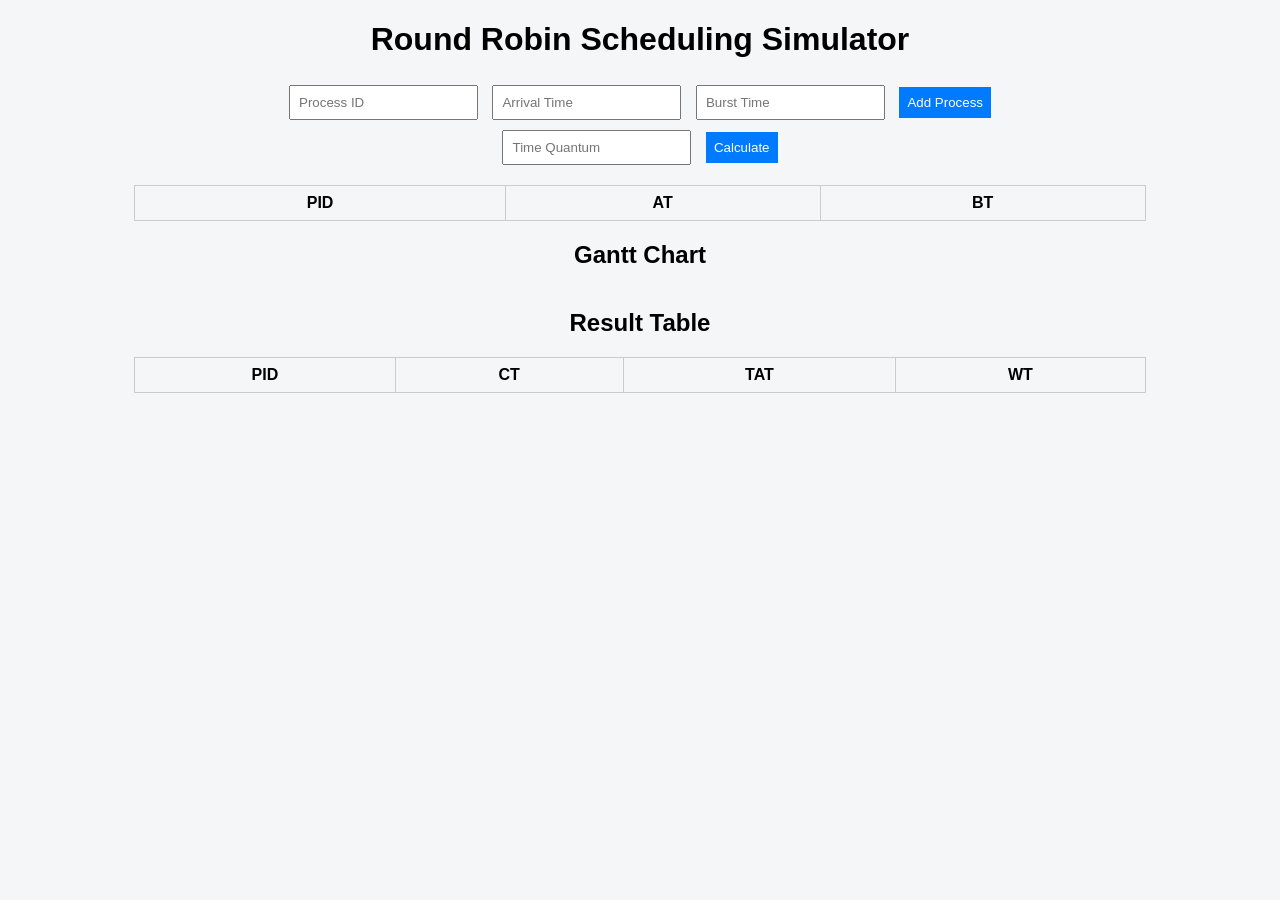
<file: index.html>
<!DOCTYPE html>
<html lang="en">
<head>
    <meta charset="UTF-8">
    <title>Round Robin Scheduling</title>
    <link rel="stylesheet" href="style.css">
</head>
<body>

<h1>Round Robin Scheduling Simulator</h1>

<div class="container">

    <div class="input-box">
        <input type="text" id="pid" placeholder="Process ID">
        <input type="number" id="at" placeholder="Arrival Time">
        <input type="number" id="bt" placeholder="Burst Time">
        <button onclick="addProcess()">Add Process</button>
    </div>

    <div class="quantum-box">
        <input type="number" id="quantum" placeholder="Time Quantum">
        <button onclick="calculateRR()">Calculate</button>
    </div>

    <table id="processTable">
        <tr>
            <th>PID</th>
            <th>AT</th>
            <th>BT</th>
        </tr>
    </table>

    <h2>Gantt Chart</h2>
    <div id="gantt"></div>

    <h2>Result Table</h2>
    <table id="resultTable">
        <tr>
            <th>PID</th>
            <th>CT</th>
            <th>TAT</th>
            <th>WT</th>
        </tr>
    </table>

    <p id="average"></p>

</div>

<script src="script.js"></script>
</body>
</html>
</file>
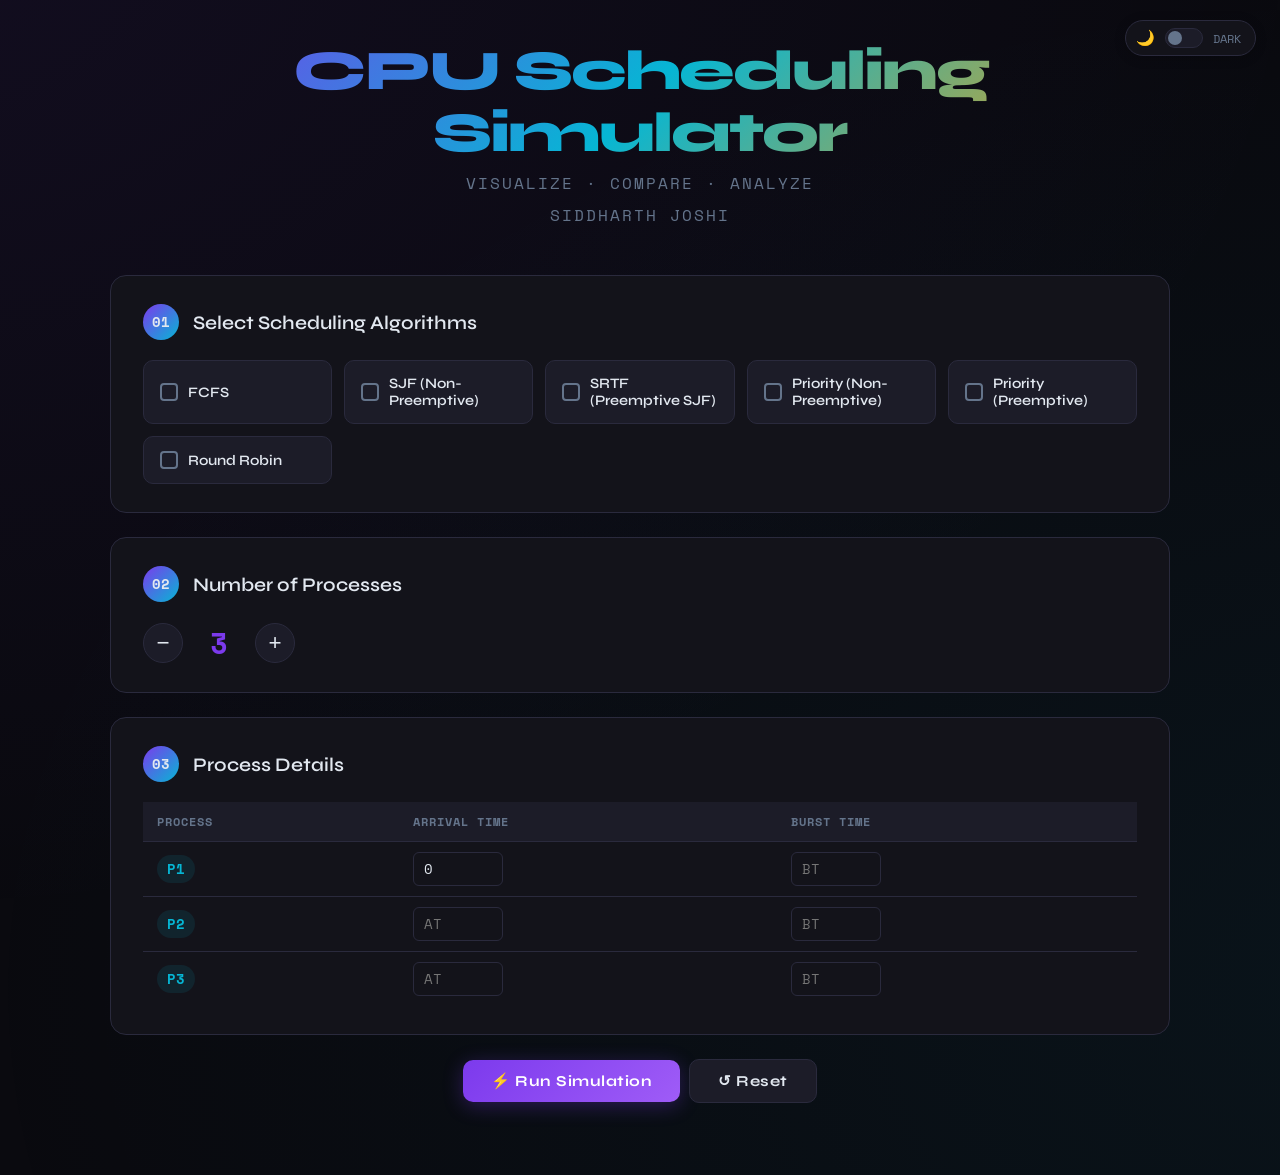
<file: scheduing_algos.html>
<!DOCTYPE html>
<html lang="en">
<head>
<meta charset="UTF-8">
<meta name="viewport" content="width=device-width, initial-scale=1.0">
<title>CPU Scheduling Simulator</title>
<link href="https://fonts.googleapis.com/css2?family=Space+Mono:wght@400;700&family=Syne:wght@400;600;800&display=swap" rel="stylesheet">
<style>
  :root {
    --bg: #0a0a0f;
    --surface: #13131a;
    --surface2: #1c1c28;
    --border: #2a2a3d;
    --accent: #7c3aed;
    --accent2: #06b6d4;
    --accent3: #f59e0b;
    --text: #e2e8f0;
    --muted: #64748b;
    --success: #10b981;
    --danger: #ef4444;
  }

  body.light {
    --bg: #f0f2f8;
    --surface: #ffffff;
    --surface2: #e8ecf4;
    --border: #c8d0e0;
    --accent: #6d28d9;
    --accent2: #0891b2;
    --accent3: #d97706;
    --text: #1e1e2e;
    --muted: #64748b;
  }

  /* Theme Toggle */
  .theme-toggle {
    position: fixed;
    top: 20px;
    right: 24px;
    z-index: 100;
    display: flex;
    align-items: center;
    gap: 10px;
    background: var(--surface);
    border: 1.5px solid var(--border);
    border-radius: 50px;
    padding: 7px 14px 7px 10px;
    cursor: pointer;
    transition: all 0.3s;
    box-shadow: 0 2px 12px rgba(0,0,0,0.2);
    user-select: none;
  }

  .theme-toggle:hover { border-color: var(--accent); }

  .toggle-track {
    width: 38px; height: 20px;
    background: var(--surface2);
    border-radius: 20px;
    border: 1.5px solid var(--border);
    position: relative;
    transition: background 0.3s;
    flex-shrink: 0;
  }

  body.light .toggle-track { background: var(--accent); border-color: var(--accent); }

  .toggle-thumb {
    width: 14px; height: 14px;
    background: var(--muted);
    border-radius: 50%;
    position: absolute;
    top: 2px; left: 2px;
    transition: transform 0.3s, background 0.3s;
  }

  body.light .toggle-thumb { transform: translateX(18px); background: white; }

  .toggle-icon { font-size: 15px; line-height: 1; }
  .toggle-label { font-size: 0.78rem; font-family: 'Space Mono', monospace; color: var(--muted); }

  * { box-sizing: border-box; margin: 0; padding: 0; }

  body {
    font-family: 'Syne', sans-serif;
    background: var(--bg);
    color: var(--text);
    min-height: 100vh;
    overflow-x: hidden;
  }

  body::before {
    content: '';
    position: fixed;
    top: -50%;
    left: -50%;
    width: 200%;
    height: 200%;
    background: radial-gradient(ellipse at 20% 20%, rgba(124,58,237,0.08) 0%, transparent 50%),
                radial-gradient(ellipse at 80% 80%, rgba(6,182,212,0.06) 0%, transparent 50%);
    pointer-events: none;
    z-index: 0;
  }

  .wrapper {
    position: relative;
    z-index: 1;
    max-width: 1100px;
    margin: 0 auto;
    padding: 40px 20px;
  }

  header {
    text-align: center;
    margin-bottom: 48px;
  }

  header h1 {
    font-size: clamp(2rem, 5vw, 3.5rem);
    font-weight: 800;
    letter-spacing: -2px;
    background: linear-gradient(135deg, #7c3aed, #06b6d4, #f59e0b);
    -webkit-background-clip: text;
    -webkit-text-fill-color: transparent;
    background-clip: text;
    line-height: 1.1;
  }

  header p {
    color: var(--muted);
    font-size: 1rem;
    margin-top: 8px;
    font-family: 'Space Mono', monospace;
    letter-spacing: 2px;
    text-transform: uppercase;
  }

  .step {
    background: var(--surface);
    border: 1px solid var(--border);
    border-radius: 16px;
    padding: 28px 32px;
    margin-bottom: 24px;
    transition: border-color 0.3s;
  }

  .step:hover { border-color: var(--accent); }

  .step-header {
    display: flex;
    align-items: center;
    gap: 14px;
    margin-bottom: 20px;
  }

  .step-num {
    width: 36px; height: 36px;
    background: linear-gradient(135deg, var(--accent), var(--accent2));
    border-radius: 50%;
    display: flex; align-items: center; justify-content: center;
    font-weight: 700;
    font-size: 0.85rem;
    flex-shrink: 0;
    font-family: 'Space Mono', monospace;
  }

  .step h2 {
    font-size: 1.2rem;
    font-weight: 600;
    color: var(--text);
  }

  /* Checkboxes */
  .algo-grid {
    display: grid;
    grid-template-columns: repeat(auto-fill, minmax(180px, 1fr));
    gap: 12px;
  }

  .algo-card {
    background: var(--surface2);
    border: 1.5px solid var(--border);
    border-radius: 10px;
    padding: 14px 16px;
    cursor: pointer;
    transition: all 0.2s;
    display: flex;
    align-items: center;
    gap: 10px;
    user-select: none;
  }

  .algo-card:hover { border-color: var(--accent); background: rgba(124,58,237,0.1); }
  .algo-card.selected { border-color: var(--accent); background: rgba(124,58,237,0.18); }

  .algo-card input[type="checkbox"] { display: none; }

  .check-box {
    width: 18px; height: 18px;
    border: 2px solid var(--muted);
    border-radius: 4px;
    flex-shrink: 0;
    transition: all 0.2s;
    display: flex; align-items: center; justify-content: center;
  }

  .algo-card.selected .check-box {
    background: var(--accent);
    border-color: var(--accent);
  }

  .algo-card.selected .check-box::after {
    content: '✓';
    color: white;
    font-size: 11px;
    font-weight: 700;
  }

  .algo-label { font-size: 0.9rem; font-weight: 600; }

  /* Priority options */
  .radio-group {
    display: flex;
    gap: 12px;
    flex-wrap: wrap;
    margin-top: 4px;
  }

  .radio-option {
    display: flex;
    align-items: center;
    gap: 8px;
    background: var(--surface2);
    border: 1.5px solid var(--border);
    border-radius: 8px;
    padding: 10px 16px;
    cursor: pointer;
    transition: all 0.2s;
    user-select: none;
  }

  .radio-option input { display: none; }
  .radio-option.selected { border-color: var(--accent2); background: rgba(6,182,212,0.15); }

  .radio-dot {
    width: 14px; height: 14px;
    border: 2px solid var(--muted);
    border-radius: 50%;
    transition: all 0.2s;
  }

  .radio-option.selected .radio-dot {
    border-color: var(--accent2);
    background: var(--accent2);
    box-shadow: 0 0 0 3px rgba(6,182,212,0.2);
  }

  /* Process count */
  .count-control {
    display: flex;
    align-items: center;
    gap: 16px;
  }

  .count-btn {
    width: 40px; height: 40px;
    border-radius: 50%;
    border: 1.5px solid var(--border);
    background: var(--surface2);
    color: var(--text);
    font-size: 1.4rem;
    cursor: pointer;
    transition: all 0.2s;
    display: flex; align-items: center; justify-content: center;
  }

  .count-btn:hover { border-color: var(--accent); color: var(--accent); }

  .count-display {
    font-family: 'Space Mono', monospace;
    font-size: 1.8rem;
    font-weight: 700;
    color: var(--accent);
    min-width: 40px;
    text-align: center;
  }

  /* Process table */
  .proc-table {
    width: 100%;
    border-collapse: collapse;
    font-size: 0.9rem;
  }

  .proc-table th {
    background: var(--surface2);
    padding: 10px 14px;
    text-align: left;
    color: var(--muted);
    font-family: 'Space Mono', monospace;
    font-size: 0.78rem;
    text-transform: uppercase;
    letter-spacing: 1px;
    border-bottom: 1px solid var(--border);
  }

  .proc-table td {
    padding: 10px 14px;
    border-bottom: 1px solid var(--border);
  }

  .proc-table tr:last-child td { border-bottom: none; }

  .proc-table input {
    background: transparent;
    border: 1px solid var(--border);
    border-radius: 6px;
    color: var(--text);
    padding: 6px 10px;
    width: 90px;
    font-family: 'Space Mono', monospace;
    font-size: 0.85rem;
    transition: border-color 0.2s;
  }

  .proc-table input:focus {
    outline: none;
    border-color: var(--accent);
  }

  .pid-badge {
    font-family: 'Space Mono', monospace;
    font-weight: 700;
    font-size: 0.85rem;
    color: var(--accent2);
    background: rgba(6,182,212,0.1);
    padding: 4px 10px;
    border-radius: 20px;
    display: inline-block;
  }

  /* Quantum input */
  .quantum-row {
    display: flex;
    align-items: center;
    gap: 16px;
    flex-wrap: wrap;
  }

  .quantum-row label {
    font-weight: 600;
    color: var(--muted);
    font-size: 0.9rem;
  }

  .quantum-row input {
    background: var(--surface2);
    border: 1.5px solid var(--border);
    border-radius: 8px;
    color: var(--text);
    padding: 10px 16px;
    font-family: 'Space Mono', monospace;
    font-size: 1rem;
    width: 120px;
    transition: border-color 0.2s;
  }

  .quantum-row input:focus { outline: none; border-color: var(--accent); }

  /* Buttons */
  .btn {
    padding: 12px 28px;
    border-radius: 10px;
    border: none;
    font-family: 'Syne', sans-serif;
    font-weight: 700;
    font-size: 0.95rem;
    cursor: pointer;
    transition: all 0.2s;
    letter-spacing: 0.5px;
  }

  .btn-primary {
    background: linear-gradient(135deg, var(--accent), #9f5cf7);
    color: white;
    box-shadow: 0 4px 20px rgba(124,58,237,0.3);
  }

  .btn-primary:hover {
    transform: translateY(-2px);
    box-shadow: 0 8px 30px rgba(124,58,237,0.4);
  }

  .btn-accent2 {
    background: linear-gradient(135deg, var(--accent2), #0891b2);
    color: white;
    box-shadow: 0 4px 20px rgba(6,182,212,0.3);
  }

  .btn-accent2:hover {
    transform: translateY(-2px);
    box-shadow: 0 8px 30px rgba(6,182,212,0.4);
  }

  /* Results section */
  #results { margin-top: 32px; }

  .algo-result {
    background: var(--surface);
    border: 1px solid var(--border);
    border-radius: 16px;
    padding: 28px 32px;
    margin-bottom: 32px;
    animation: fadeIn 0.5s ease;
  }

  @keyframes fadeIn {
    from { opacity: 0; transform: translateY(20px); }
    to { opacity: 1; transform: translateY(0); }
  }

  .algo-result h3 {
    font-size: 1.3rem;
    font-weight: 800;
    margin-bottom: 20px;
    display: flex;
    align-items: center;
    gap: 10px;
  }

  .algo-tag {
    font-size: 0.7rem;
    font-family: 'Space Mono', monospace;
    padding: 3px 10px;
    border-radius: 20px;
    background: rgba(124,58,237,0.2);
    color: var(--accent);
    border: 1px solid rgba(124,58,237,0.3);
    letter-spacing: 1px;
    text-transform: uppercase;
  }

  /* Gantt Chart */
  .gantt-label {
    font-family: 'Space Mono', monospace;
    font-size: 0.75rem;
    text-transform: uppercase;
    letter-spacing: 1px;
    color: var(--muted);
    margin-bottom: 10px;
  }

  .gantt-chart {
    overflow-x: auto;
    padding-bottom: 8px;
  }

  .gantt-inner {
    display: flex;
    align-items: flex-end;
    min-width: max-content;
    gap: 0;
  }

  .gantt-block {
    display: flex;
    flex-direction: column;
    align-items: center;
  }

  .gantt-bar {
    padding: 10px 16px;
    font-weight: 700;
    font-family: 'Space Mono', monospace;
    font-size: 0.85rem;
    color: white;
    min-width: 52px;
    text-align: center;
    position: relative;
    border-right: 2px solid var(--bg);
    cursor: default;
    transition: filter 0.2s;
  }

  .gantt-bar:hover { filter: brightness(1.2); }

  .gantt-bar.idle {
    background: var(--surface2);
    color: var(--muted);
    border: 1px dashed var(--border);
  }

  .gantt-time {
    font-family: 'Space Mono', monospace;
    font-size: 0.7rem;
    color: var(--muted);
    margin-top: 4px;
    width: 100%;
    text-align: left;
    padding-left: 2px;
  }

  /* Colors for processes */
  .p-colors {
    --c0: #7c3aed; --c1: #06b6d4; --c2: #f59e0b; --c3: #10b981;
    --c4: #ef4444; --c5: #ec4899; --c6: #8b5cf6; --c7: #14b8a6;
  }

  /* Result table */
  .result-tbl {
    width: 100%;
    border-collapse: collapse;
    margin-top: 20px;
    font-size: 0.88rem;
  }

  .result-tbl th {
    background: var(--surface2);
    padding: 10px 16px;
    text-align: center;
    color: var(--muted);
    font-family: 'Space Mono', monospace;
    font-size: 0.75rem;
    text-transform: uppercase;
    letter-spacing: 1px;
    border-bottom: 1px solid var(--border);
  }

  .result-tbl td {
    padding: 10px 16px;
    text-align: center;
    border-bottom: 1px solid var(--border);
    font-family: 'Space Mono', monospace;
  }

  .result-tbl tr:last-child td { border-bottom: none; }
  .result-tbl tr:hover td { background: rgba(124,58,237,0.06); }

  .avg-row {
    margin-top: 16px;
    display: flex;
    gap: 20px;
    flex-wrap: wrap;
  }

  .avg-chip {
    background: var(--surface2);
    border: 1px solid var(--border);
    border-radius: 8px;
    padding: 10px 18px;
    font-family: 'Space Mono', monospace;
    font-size: 0.85rem;
  }

  .avg-chip span { color: var(--accent3); font-weight: 700; }

  .hidden { display: none; }

  .divider {
    height: 1px;
    background: linear-gradient(90deg, transparent, var(--border), transparent);
    margin: 10px 0 20px;
  }

  @media (max-width: 600px) {
    .step { padding: 20px; }
    .algo-grid { grid-template-columns: 1fr 1fr; }
    .proc-table input { width: 70px; }
  }
</style>
</head>
<body>
<div class="theme-toggle" onclick="toggleTheme()" title="Toggle light/dark mode">
  <span class="toggle-icon" id="themeIcon">🌙</span>
  <div class="toggle-track"><div class="toggle-thumb"></div></div>
  <span class="toggle-label" id="themeLabel">DARK</span>
</div>

<div class="wrapper p-colors">
  <header>
    <h1>CPU Scheduling<br>Simulator</h1>
    <p>Visualize · Compare · Analyze</p>
    <p>Siddharth Joshi</p>
  </header>

  <!-- Step 1: Select Algorithms -->
  <div class="step" id="step1">
    <div class="step-header">
      <div class="step-num">01</div>
      <h2>Select Scheduling Algorithms</h2>
    </div>
    <div class="algo-grid">
      <label class="algo-card" id="card-fcfs">
        <input type="checkbox" value="fcfs" onchange="toggleCard(this)">
        <div class="check-box"></div>
        <span class="algo-label">FCFS</span>
      </label>
      <label class="algo-card" id="card-sjf">
        <input type="checkbox" value="sjf" onchange="toggleCard(this)">
        <div class="check-box"></div>
        <span class="algo-label">SJF (Non-Preemptive)</span>
      </label>
      <label class="algo-card" id="card-srtf">
        <input type="checkbox" value="srtf" onchange="toggleCard(this)">
        <div class="check-box"></div>
        <span class="algo-label">SRTF (Preemptive SJF)</span>
      </label>
      <label class="algo-card" id="card-priorityNP">
        <input type="checkbox" value="priorityNP" onchange="toggleCard(this)">
        <div class="check-box"></div>
        <span class="algo-label">Priority (Non-Preemptive)</span>
      </label>
      <label class="algo-card" id="card-priorityP">
        <input type="checkbox" value="priorityP" onchange="toggleCard(this)">
        <div class="check-box"></div>
        <span class="algo-label">Priority (Preemptive)</span>
      </label>
      <label class="algo-card" id="card-rr">
        <input type="checkbox" value="rr" onchange="toggleCard(this)">
        <div class="check-box"></div>
        <span class="algo-label">Round Robin</span>
      </label>
    </div>
  </div>

  <!-- Step 2: Priority Type -->
  <div class="step hidden" id="step-priority-type">
    <div class="step-header">
      <div class="step-num">02</div>
      <h2>Priority Convention</h2>
    </div>
    <div class="radio-group" id="priorityTypeGroup">
      <label class="radio-option" id="radio-low-high">
        <input type="radio" name="priorityType" value="lh" onchange="selectRadio(this)">
        <div class="radio-dot"></div>
        <span>Lowest number = Highest priority</span>
      </label>
      <label class="radio-option" id="radio-high-low">
        <input type="radio" name="priorityType" value="hl" onchange="selectRadio(this)">
        <div class="radio-dot"></div>
        <span>Highest number = Highest priority</span>
      </label>
    </div>
  </div>

  <!-- Step 3: Number of Processes -->
  <div class="step" id="step3">
    <div class="step-header">
      <div class="step-num" id="step3num">02</div>
      <h2>Number of Processes</h2>
    </div>
    <div class="count-control">
      <button class="count-btn" onclick="changeCount(-1)">−</button>
      <div class="count-display" id="countDisplay">3</div>
      <button class="count-btn" onclick="changeCount(1)">+</button>
    </div>
  </div>

  <!-- Step 4: Process Details -->
  <div class="step" id="step4">
    <div class="step-header">
      <div class="step-num" id="step4num">03</div>
      <h2>Process Details</h2>
    </div>
    <div style="overflow-x:auto;">
      <table class="proc-table" id="procTable">
        <thead id="procHead"></thead>
        <tbody id="procBody"></tbody>
      </table>
    </div>
  </div>

  <!-- Step 5: Time Quantum (RR only) -->
  <div class="step hidden" id="step-quantum">
    <div class="step-header">
      <div class="step-num" id="step5num">04</div>
      <h2>Round Robin Time Quantum</h2>
    </div>
    <div class="quantum-row">
      <label>Time Quantum (Q):</label>
      <input type="number" id="quantumInput" min="1" value="2" placeholder="e.g. 2">
    </div>
  </div>

  <!-- Calculate Button -->
  <div style="text-align:center; margin: 24px 0;">
    <button class="btn btn-primary" onclick="runAll()">⚡ Run Simulation</button>
    &nbsp;
    <button class="btn" style="background:var(--surface2);color:var(--text);border:1px solid var(--border);" onclick="resetAll()">↺ Reset</button>
  </div>

  <!-- Results -->
  <div id="results"></div>
</div>

<script>
  const COLORS = ['#7c3aed','#06b6d4','#f59e0b','#10b981','#ef4444','#ec4899','#8b5cf6','#14b8a6','#f97316','#a855f7'];
  let processCount = 3;
  let usePriority = false;

  function toggleCard(cb) {
    const card = cb.closest('.algo-card');
    card.classList.toggle('selected', cb.checked);
    updateUI();
    buildTable();
  }

  function selectRadio(rb) {
    document.querySelectorAll('.radio-option').forEach(r => r.classList.remove('selected'));
    rb.closest('.radio-option').classList.add('selected');
  }

  function getSelectedAlgos() {
    return [...document.querySelectorAll('.algo-grid input[type=checkbox]:checked')].map(c => c.value);
  }

  function updateUI() {
    const algos = getSelectedAlgos();
    usePriority = algos.includes('priorityNP') || algos.includes('priorityP');
    const hasRR = algos.includes('rr');
    document.getElementById('step-priority-type').classList.toggle('hidden', !usePriority);
    document.getElementById('step-quantum').classList.toggle('hidden', !hasRR);
    renumberSteps();
  }

  function renumberSteps() {
    let n = 2;
    if (!document.getElementById('step-priority-type').classList.contains('hidden')) {
      document.querySelector('#step-priority-type .step-num').textContent = String(n++).padStart(2,'0');
    }
    document.getElementById('step3num').textContent = String(n++).padStart(2,'0');
    document.getElementById('step4num').textContent = String(n++).padStart(2,'0');
    if (!document.getElementById('step-quantum').classList.contains('hidden')) {
      document.getElementById('step5num').textContent = String(n++).padStart(2,'0');
    }
  }

  function changeCount(delta) {
    processCount = Math.max(1, Math.min(10, processCount + delta));
    document.getElementById('countDisplay').textContent = processCount;
    buildTable();
  }

  function buildTable() {
    const head = document.getElementById('procHead');
    const body = document.getElementById('procBody');
    const hasPriority = usePriority;

    let ths = '<tr><th>Process</th><th>Arrival Time</th><th>Burst Time</th>';
    if (hasPriority) ths += '<th>Priority</th>';
    ths += '</tr>';
    head.innerHTML = ths;

    body.innerHTML = '';
    for (let i = 0; i < processCount; i++) {
      let row = `<tr>
        <td><span class="pid-badge">P${i+1}</span></td>
        <td><input type="number" id="at${i}" min="0" value="${i===0?0:''}" placeholder="AT"></td>
        <td><input type="number" id="bt${i}" min="1" placeholder="BT"></td>`;
      if (hasPriority) {
        row += `<td><input type="number" id="pr${i}" min="1" placeholder="PR"></td>`;
      }
      row += '</tr>';
      body.innerHTML += row;
    }
  }

  function readProcesses() {
    const procs = [];
    for (let i = 0; i < processCount; i++) {
      const at = parseInt(document.getElementById(`at${i}`).value);
      const bt = parseInt(document.getElementById(`bt${i}`).value);
      if (isNaN(at) || isNaN(bt) || bt < 1) throw `P${i+1}: Fill valid AT and BT`;
      let pr = 0;
      if (usePriority) {
        pr = parseInt(document.getElementById(`pr${i}`).value);
        if (isNaN(pr)) throw `P${i+1}: Fill valid Priority`;
      }
      procs.push({ pid: `P${i+1}`, at, bt, pr, remaining: bt, ct: 0, idx: i });
    }
    return procs;
  }

  function clone(procs) {
    return procs.map(p => ({ ...p, remaining: p.bt, ct: 0 }));
  }

  // ============ ALGORITHMS ============

  function fcfs(procs) {
    let ps = clone(procs).sort((a,b)=> a.at-b.at || a.idx-b.idx);
    let t = 0, gantt = [];
    ps.forEach(p => {
      if (t < p.at) { gantt.push({pid:'IDLE', start:t, end:p.at}); t = p.at; }
      gantt.push({pid:p.pid, start:t, end:t+p.bt});
      t += p.bt;
      p.ct = t;
    });
    return { gantt, results: ps };
  }

  function sjf(procs) {
    let ps = clone(procs);
    let t = 0, done = [], gantt = [], remaining = [...ps];
    while (remaining.length) {
      let avail = remaining.filter(p => p.at <= t);
      if (!avail.length) { t = Math.min(...remaining.map(p=>p.at)); continue; }
      avail.sort((a,b) => a.bt-b.bt || a.at-b.at || a.idx-b.idx);
      let p = avail[0];
      remaining.splice(remaining.indexOf(p),1);
      if (t < p.at) { gantt.push({pid:'IDLE',start:t,end:p.at}); t=p.at; }
      gantt.push({pid:p.pid,start:t,end:t+p.bt});
      t += p.bt; p.ct = t;
      done.push(p);
    }
    return { gantt, results: done };
  }

  function srtf(procs) {
    let ps = clone(procs);
    let n = ps.length, t = 0, completed = 0, gantt = [];
    let last = null, lastStart = 0;
    const maxT = ps.reduce((s,p)=>s+p.bt,0) + Math.max(...ps.map(p=>p.at)) + 1;
    while (completed < n && t < maxT + 5) {
      let avail = ps.filter(p => p.at <= t && p.remaining > 0);
      if (!avail.length) {
        if (last) { gantt.push({pid:last.pid,start:lastStart,end:t}); last=null; }
        t++; continue;
      }
      avail.sort((a,b)=>a.remaining-b.remaining||a.at-b.at||a.idx-b.idx);
      let p = avail[0];
      if (last !== p) {
        if (last) gantt.push({pid:last.pid,start:lastStart,end:t});
        lastStart = t; last = p;
      }
      p.remaining--;
      t++;
      if (p.remaining === 0) { p.ct = t; completed++; gantt.push({pid:p.pid,start:lastStart,end:t}); last=null; }
    }
    return { gantt: mergeGantt(gantt), results: ps };
  }

  function priorityNP(procs) {
    let ps = clone(procs);
    const hlMode = document.querySelector('input[name="priorityType"]:checked')?.value === 'hl';
    let t = 0, done = [], gantt = [], remaining = [...ps];
    while (remaining.length) {
      let avail = remaining.filter(p => p.at <= t);
      if (!avail.length) { t = Math.min(...remaining.map(p=>p.at)); continue; }
      avail.sort((a,b) => hlMode ? b.pr-a.pr || a.at-b.at : a.pr-b.pr || a.at-b.at);
      let p = avail[0];
      remaining.splice(remaining.indexOf(p),1);
      if (t < p.at) { gantt.push({pid:'IDLE',start:t,end:p.at}); t=p.at; }
      gantt.push({pid:p.pid,start:t,end:t+p.bt});
      t += p.bt; p.ct = t;
      done.push(p);
    }
    return { gantt, results: done };
  }

  function priorityP(procs) {
    let ps = clone(procs);
    const hlMode = document.querySelector('input[name="priorityType"]:checked')?.value === 'hl';
    let n = ps.length, t = 0, completed = 0, gantt = [];
    let last = null, lastStart = 0;
    const maxT = ps.reduce((s,p)=>s+p.bt,0) + Math.max(...ps.map(p=>p.at)) + 2;
    while (completed < n && t < maxT + 5) {
      let avail = ps.filter(p => p.at <= t && p.remaining > 0);
      if (!avail.length) {
        if (last) { gantt.push({pid:last.pid,start:lastStart,end:t}); last=null; }
        t++; continue;
      }
      avail.sort((a,b) => hlMode ? b.pr-a.pr||a.at-b.at : a.pr-b.pr||a.at-b.at);
      let p = avail[0];
      if (last !== p) {
        if (last) gantt.push({pid:last.pid,start:lastStart,end:t});
        lastStart = t; last = p;
      }
      p.remaining--;
      t++;
      if (p.remaining === 0) { p.ct = t; completed++; gantt.push({pid:p.pid,start:lastStart,end:t}); last=null; }
    }
    return { gantt: mergeGantt(gantt), results: ps };
  }

  function roundRobin(procs) {
    const q = parseInt(document.getElementById('quantumInput').value) || 2;
    let ps = clone(procs).sort((a,b)=>a.at-b.at||a.idx-b.idx);
    let t = 0, queue = [], gantt = [], inQueue = new Set();
    let arrived = ps.filter(p=>p.at<=0);
    arrived.forEach(p => { queue.push(p); inQueue.add(p.pid); });
    let completed = 0;
    while (completed < ps.length) {
      if (!queue.length) {
        let next = ps.filter(p=>p.remaining>0&&!inQueue.has(p.pid)).sort((a,b)=>a.at-b.at);
        if (!next.length) break;
        t = next[0].at;
        ps.filter(p=>p.at<=t&&p.remaining>0&&!inQueue.has(p.pid)).forEach(p=>{queue.push(p);inQueue.add(p.pid);});
        continue;
      }
      let p = queue.shift();
      let exec = Math.min(q, p.remaining);
      let start = t;
      p.remaining -= exec;
      t += exec;
      gantt.push({pid:p.pid,start,end:t});
      ps.filter(x=>x.at>start&&x.at<=t&&x.remaining>0&&!inQueue.has(x.pid)).forEach(x=>{queue.push(x);inQueue.add(x.pid);});
      if (p.remaining > 0) { queue.push(p); }
      else { p.ct = t; completed++; }
    }
    return { gantt, results: ps };
  }

  function mergeGantt(g) {
    if (!g.length) return g;
    const res = [g[0]];
    for (let i=1; i<g.length; i++) {
      if (g[i].pid === res[res.length-1].pid && g[i].start === res[res.length-1].end)
        res[res.length-1].end = g[i].end;
      else res.push(g[i]);
    }
    return res;
  }

  function getColor(pid, procs) {
    if (pid === 'IDLE') return null;
    const idx = procs.findIndex(p=>p.pid===pid);
    return COLORS[idx % COLORS.length];
  }

  function renderGantt(gantt, procs) {
    const container = document.createElement('div');
    container.className = 'gantt-chart';
    const inner = document.createElement('div');
    inner.className = 'gantt-inner';
    gantt.forEach(block => {
      const width = Math.max(52, (block.end - block.start) * 36);
      const div = document.createElement('div');
      div.className = 'gantt-block';
      const color = getColor(block.pid, procs);
      const bar = document.createElement('div');
      bar.className = 'gantt-bar' + (block.pid==='IDLE'?' idle':'');
      bar.style.width = width + 'px';
      if (color) bar.style.background = color;
      bar.textContent = block.pid;
      const time = document.createElement('div');
      time.className = 'gantt-time';
      time.textContent = block.start;
      div.appendChild(bar);
      div.appendChild(time);
      inner.appendChild(div);
    });
    // Add final time
    if (gantt.length) {
      const endBlock = document.createElement('div');
      endBlock.className = 'gantt-block';
      const endTime = document.createElement('div');
      endTime.className = 'gantt-time';
      endTime.textContent = gantt[gantt.length-1].end;
      endBlock.appendChild(document.createElement('div'));
      endBlock.appendChild(endTime);
      inner.appendChild(endBlock);
    }
    container.appendChild(inner);
    return container;
  }

  function renderResults(results, procs) {
    const table = document.createElement('table');
    table.className = 'result-tbl';
    table.innerHTML = `<thead><tr><th>Process</th><th>AT</th><th>BT</th><th>CT</th><th>TAT</th><th>WT</th></tr></thead>`;
    const body = document.createElement('tbody');
    let totalWT = 0, totalTAT = 0;
    const sorted = [...results].sort((a,b)=>a.idx-b.idx);
    sorted.forEach(p => {
      const tat = p.ct - p.at;
      const wt = tat - p.bt;
      totalWT += wt; totalTAT += tat;
      const color = COLORS[p.idx % COLORS.length];
      const tr = document.createElement('tr');
      tr.innerHTML = `<td><span class="pid-badge" style="color:${color};background:${color}22;">${p.pid}</span></td>
        <td>${p.at}</td><td>${p.bt}</td><td>${p.ct}</td>
        <td>${tat}</td><td>${wt}</td>`;
      body.appendChild(tr);
    });
    table.appendChild(body);
    const avgDiv = document.createElement('div');
    avgDiv.className = 'avg-row';
    avgDiv.innerHTML = `
      <div class="avg-chip">Avg TAT: <span>${(totalTAT/results.length).toFixed(2)}</span></div>
      <div class="avg-chip">Avg WT: <span>${(totalWT/results.length).toFixed(2)}</span></div>`;
    return { table, avgDiv };
  }

  const ALGO_NAMES = {
    fcfs: 'First Come First Serve',
    sjf: 'Shortest Job First',
    srtf: 'Shortest Remaining Time First',
    priorityNP: 'Priority Scheduling (Non-Preemptive)',
    priorityP: 'Priority Scheduling (Preemptive)',
    rr: 'Round Robin'
  };

  function runAll() {
    const algos = getSelectedAlgos();
    if (!algos.length) { alert('Select at least one algorithm!'); return; }

    let procs;
    try { procs = readProcesses(); }
    catch(e) { alert(e); return; }

    if (usePriority && !document.querySelector('input[name="priorityType"]:checked')) {
      alert('Select a priority convention!'); return;
    }

    const results = document.getElementById('results');
    results.innerHTML = '';

    const runners = { fcfs, sjf, srtf, priorityNP, priorityP, rr: roundRobin };

    algos.forEach((algo, i) => {
      const { gantt, results: res } = runners[algo](procs);
      const section = document.createElement('div');
      section.className = 'algo-result';
      section.style.animationDelay = (i * 0.1) + 's';

      const h3 = document.createElement('h3');
      h3.innerHTML = `${ALGO_NAMES[algo]} <span class="algo-tag">${algo.toUpperCase()}</span>`;
      section.appendChild(h3);

      const div = document.createElement('div');
      div.className = 'divider';
      section.appendChild(div);

      const gl = document.createElement('div');
      gl.className = 'gantt-label';
      gl.textContent = '▶ Gantt Chart';
      section.appendChild(gl);
      section.appendChild(renderGantt(gantt, procs));

      const rl = document.createElement('div');
      rl.className = 'gantt-label';
      rl.style.marginTop = '24px';
      rl.textContent = '▶ Performance Metrics';
      section.appendChild(rl);

      const { table, avgDiv } = renderResults(res, procs);
      section.appendChild(table);
      section.appendChild(avgDiv);

      results.appendChild(section);
    });

    results.scrollIntoView({ behavior: 'smooth', block: 'start' });
  }

  function resetAll() {
    document.querySelectorAll('.algo-grid input[type=checkbox]').forEach(cb => { cb.checked = false; cb.closest('.algo-card').classList.remove('selected'); });
    document.querySelectorAll('input[name="priorityType"]').forEach(r => r.checked = false);
    document.querySelectorAll('.radio-option').forEach(r => r.classList.remove('selected'));
    processCount = 3;
    document.getElementById('countDisplay').textContent = 3;
    usePriority = false;
    document.getElementById('step-priority-type').classList.add('hidden');
    document.getElementById('step-quantum').classList.add('hidden');
    document.getElementById('results').innerHTML = '';
    buildTable();
    renumberSteps();
  }

  function toggleTheme() {
    const isLight = document.body.classList.toggle('light');
    document.getElementById('themeIcon').textContent = isLight ? '☀️' : '🌙';
    document.getElementById('themeLabel').textContent = isLight ? 'LIGHT' : 'DARK';
  }

  // Init
  buildTable();
  renumberSteps();
</script>
</body>
</html>
</file>
<file: style.css>
body {
    font-family: Arial, sans-serif;
    background: #f4f6f8;
    text-align: center;
}

.container {
    width: 80%;
    margin: auto;
}

input, button {
    padding: 8px;
    margin: 5px;
}

button {
    cursor: pointer;
    background: #007bff;
    color: white;
    border: none;
}

table {
    width: 100%;
    margin-top: 15px;
    border-collapse: collapse;
}

th, td {
    border: 1px solid #ccc;
    padding: 8px;
}

#gantt {
    display: flex;
    justify-content: center;
    margin: 10px 0;
}

.block {
    padding: 10px;
    background: #28a745;
    color: white;
    margin-right: 5px;
}

#gantt {
    display: flex;
    margin-top: 10px;
    justify-content: center;
}

.gantt-block {
    display: flex;
    flex-direction: column;
    align-items: center;
    margin-right: 8px;
}

.bar {
    background: #28a745;
    color: white;
    padding: 10px 15px;
    font-weight: bold;
}

.time {
    font-size: 12px;
}

.average{
        display: flex;
    flex-direction: column;
    align-items: center;
    margin-right: 8px;
}
</file>
